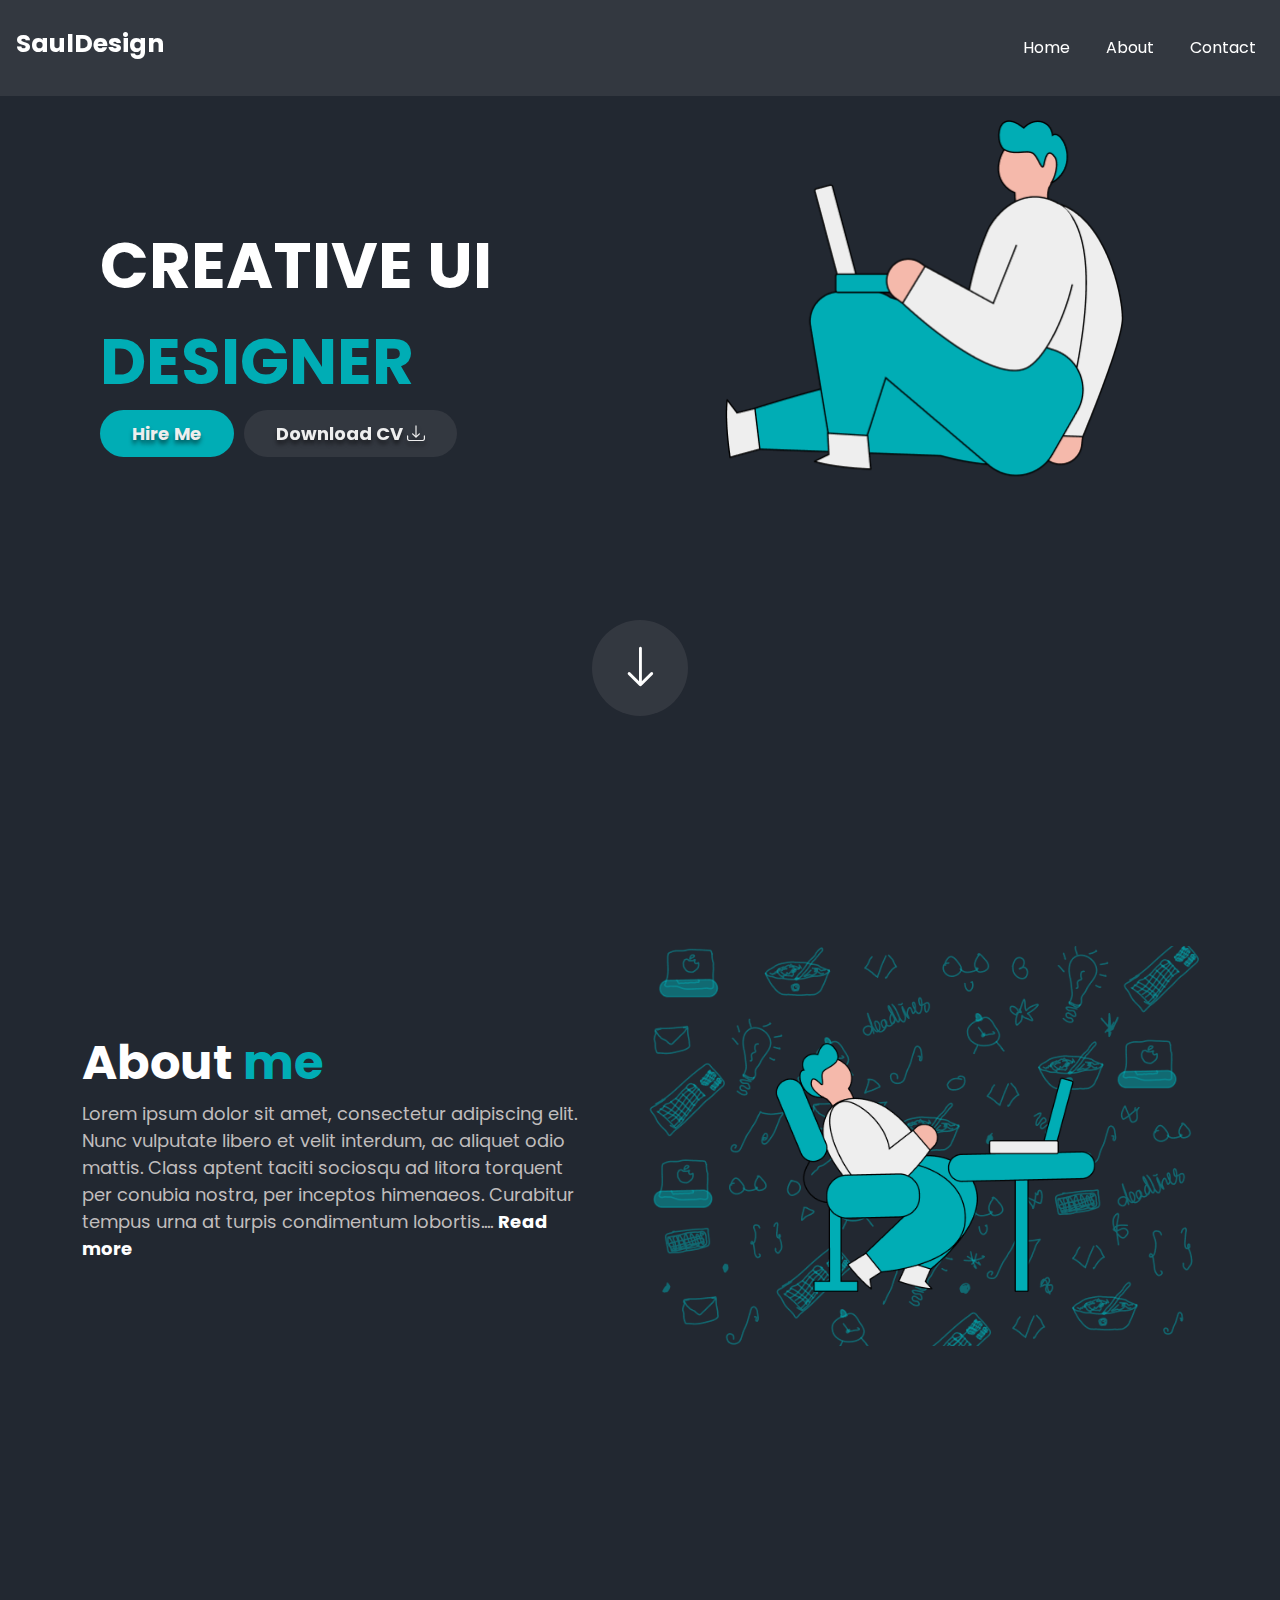
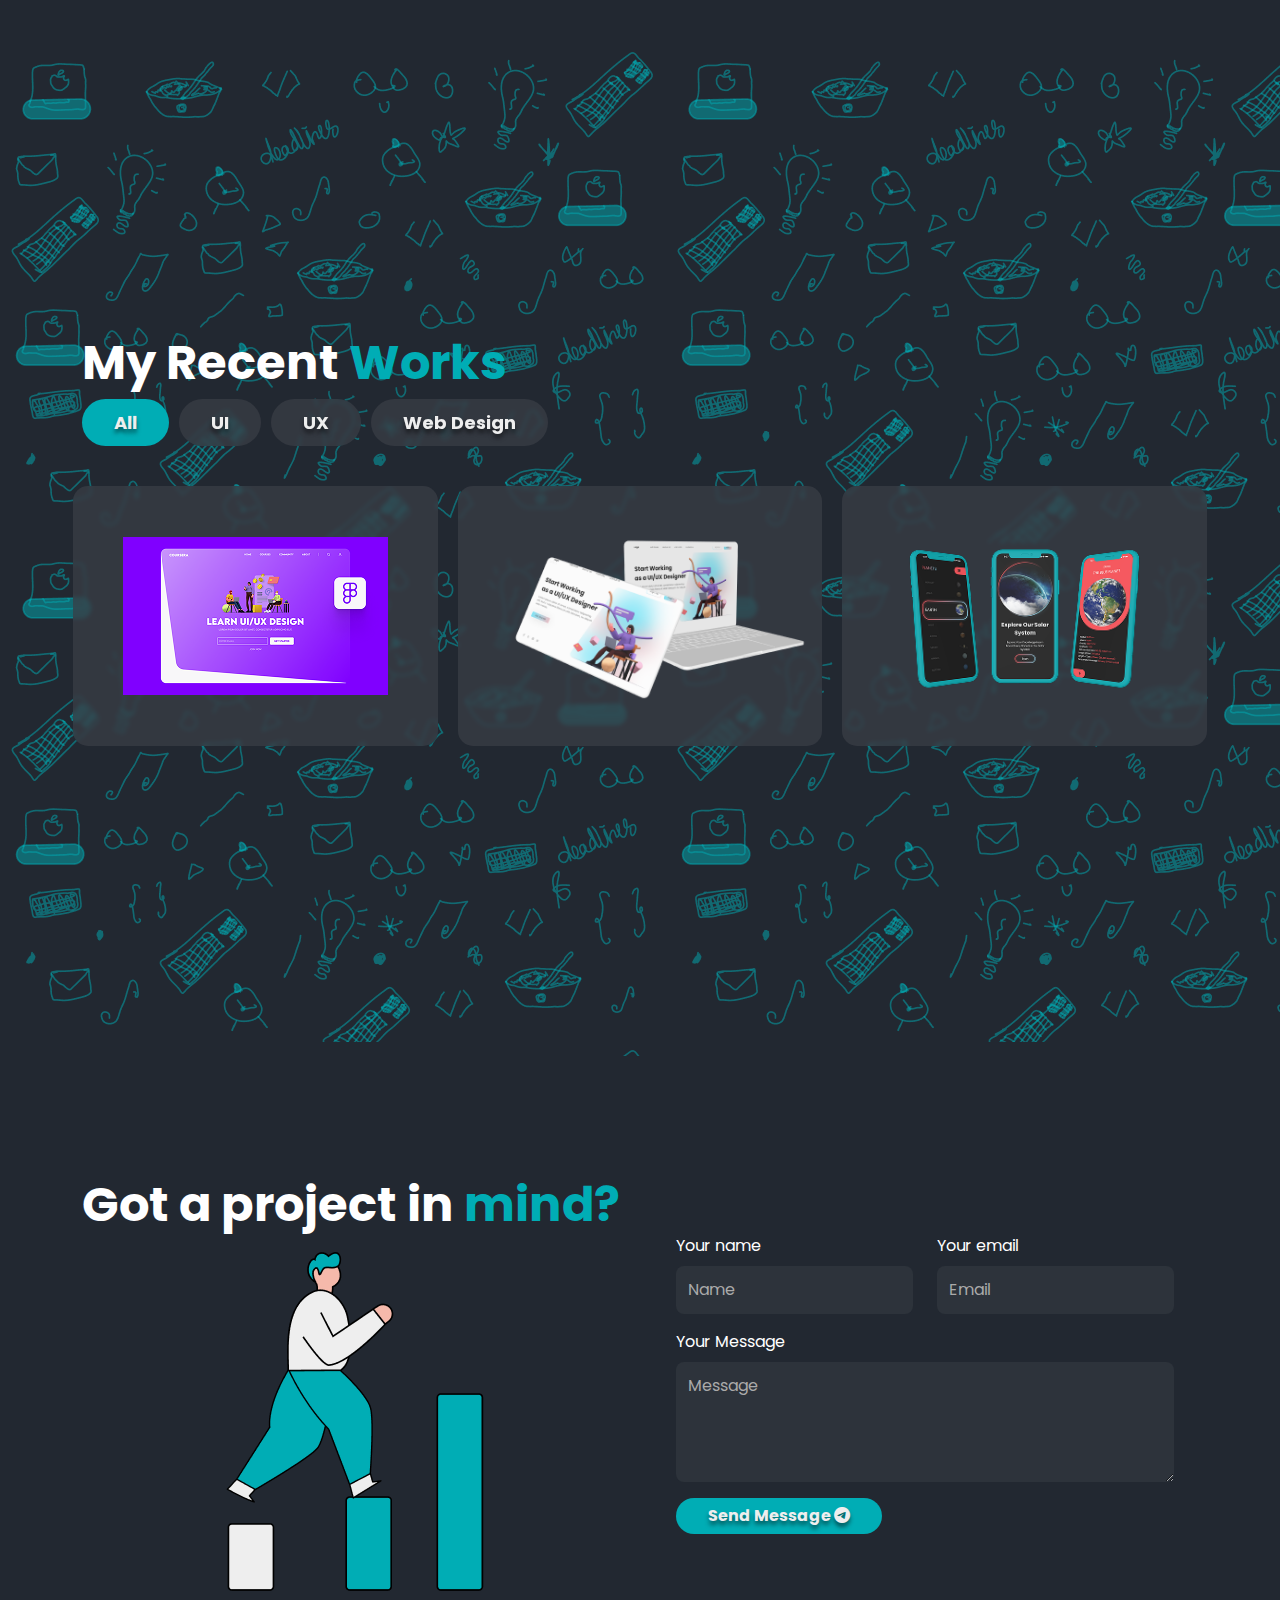
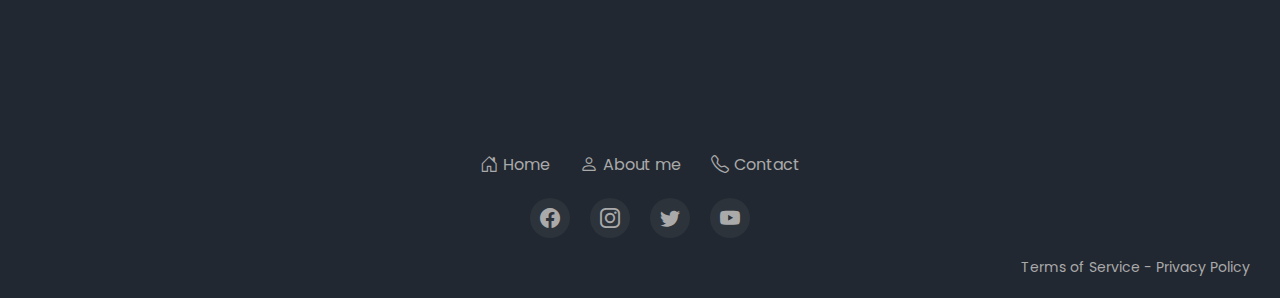
<file: index.html>
<!DOCTYPE html>
<html lang="en">
<head>
    <meta charset="UTF-8">
    <meta name="viewport" content="width=device-width, initial-scale=1.0">
    <title>Webpage</title>
    <link href="https://cdn.jsdelivr.net/npm/bootstrap@5.3.0-alpha3/dist/css/bootstrap.min.css" rel="stylesheet">
    <link rel="stylesheet" href="https://cdn.jsdelivr.net/npm/bootstrap-icons@1.11.3/font/bootstrap-icons.min.css">
    <link rel="stylesheet" href="./home_page.css">
    <link href="https://fonts.googleapis.com/css2?family=Poppins:wght@400;700&display=swap" rel="stylesheet">
</head>
<body>

    <!-- Navigation Bar -->
    <nav class="navbar navbar-expand-lg fixed-top">
        <div class="container-fluid p-3">
            <a class="navbar-brand text-white" href="#"><h3>SaulDesign</h3></a>
            <button class="navbar-toggler" type="button" data-bs-toggle="collapse" data-bs-target="#navbarNav" aria-controls="navbarNav" aria-expanded="false" aria-label="Toggle navigation">
                <span class="navbar-toggler-icon"></span>
            </button>
            <div class="collapse navbar-collapse" id="navbarNav">
                <ul class="navbar-nav ms-auto">
                    <li class="nav-item"><a class="nav-link" href="#">Home</a></li>
                    <li class="nav-item"><a class="nav-link" href="#">About</a></li>
                    <li class="nav-item"><a class="nav-link" href="#">Contact</a></li>
                </ul>
            </div>
        </div>
    </nav>

    <!-- Main Section -->
    <div class="container mt-5">
        <div class="row align-items-center text-center text-md-start">
            <div class="text-content col-12 col-md-6">
                <div class="content">CREATIVE UI <span class="highlight">DESIGNER</span></div>
                <div class="buttons">
                    <button class="btn hire-me">Hire Me</button>
                    <button class="btn cv">Download CV <i class="bi bi-download"></i></button>
                </div>
            </div>
            <div class="main-img col-12 col-md-6">
                <img src="./assets/picture1.png" class="img-fluid">
            </div>
        </div>
    </div>

    <!-- Arrow Section -->
    <div class="arrow-container">
        <div class="arrow-class">
            <i class="bi bi-arrow-down arrow"></i>
        </div>
    </div>


    <!-- About Me -->
    <div class="container mb-5">
        <div class="row align-items-center">
            <div class="col-12 col-md-6">
                <h1>About <span class="highlight">me</span></h1>
                <p>
                    Lorem ipsum dolor sit amet, consectetur adipiscing elit.
                    Nunc vulputate libero et velit interdum, ac aliquet odio mattis.
                    Class aptent taciti sociosqu ad litora torquent per conubia nostra,
                    per inceptos himenaeos. Curabitur tempus urna at turpis condimentum
                    lobortis.... <span class="read-more">Read more</span>
                </p>
            </div>
    
            <!-- Right Side: Image with Background -->
            <div class="col-12 col-md-6 image-container">
                <img src="./assets/Group 62.png" class="main-image">
            </div>
        </div>
    </div>
    

    <!-- Projects Page -->
     <div class="project-page mt-5">
        <div class="container project-section">
            <h1>
                My Recent <span class="highlight">Works</span>
            </h1>
            <div class="buttons">
                <button class="btn hire-me">All</button>
                <button class="btn cv">UI</button>
                <button class="btn cv">UX</button>
                <button class="btn cv">Web Design</button>
            </div>

            <div class="row mt-3 gy-4">
                <div class="col-4 projects">
                    <img src="./assets/project3.png" alt="">
                </div>
                <div class="col-4 projects">
                    <img src="./assets/project1.png" alt="">
                </div>
                <div class="col-4 projects">
                    <img src="./assets/project2.png" alt="">
                </div>
            </div>
        </div>
     </div>


     <!-- Contact Page -->
     <div class="container">
        <div class="row contact-pg align-items-center">
            <div class="col-md-6 text-center text-md-start">
                <h1>Got a project in <span class="highlight">mind?</span></h1>
                <img src="./assets/project_idea.png" class="project-idea-img img-fluid">
            </div>
    
            <div class="col-md-6">
                <div class="contact-form p-4 rounded">
                    <div class="row mb-3">
                        <div class="col-md-6">
                            <label class="form-label">Your name</label>
                            <input type="text" class="form-control" placeholder="Name">
                        </div>
                        <div class="col-md-6">
                            <label class="form-label">Your email</label>
                            <input type="email" class="form-control" placeholder="Email">
                        </div>
                    </div>
                    <div class="mb-3">
                        <label class="form-label">Your Message</label>
                        <textarea class="form-control" rows="4" placeholder="Message"></textarea>
                    </div>
                    <button class="btn button-font">
                        Send Message <i class="bi bi-telegram"></i>
                    </button>
                </div>
            </div>
        </div>
    </div>


    <!-- Footer Page -->
    <footer class="footer">
        <div class="footer-menu">
            <a href="#"><i class="bi bi-house-door"></i> Home</a>
            <a href="#"><i class="bi bi-person"></i> About me</a>
            <a href="#"><i class="bi bi-telephone"></i> Contact</a>
        </div>
    
        <div class="social-icons">
            <a href="#"><i class="bi bi-facebook"></i></a>
            <a href="#"><i class="bi bi-instagram"></i></a>
            <a href="#"><i class="bi bi-twitter"></i></a>
            <a href="#"><i class="bi bi-youtube"></i></a>
        </div>
    
        <div class="footer-terms">
            <a href="#">Terms of Service</a> - <a href="#">Privacy Policy</a>
        </div>
    </footer>
    
    
    
    
    

    <script src="https://cdn.jsdelivr.net/npm/bootstrap@5.3.0-alpha3/dist/js/bootstrap.bundle.min.js"></script>
</body>
</html>
</file>
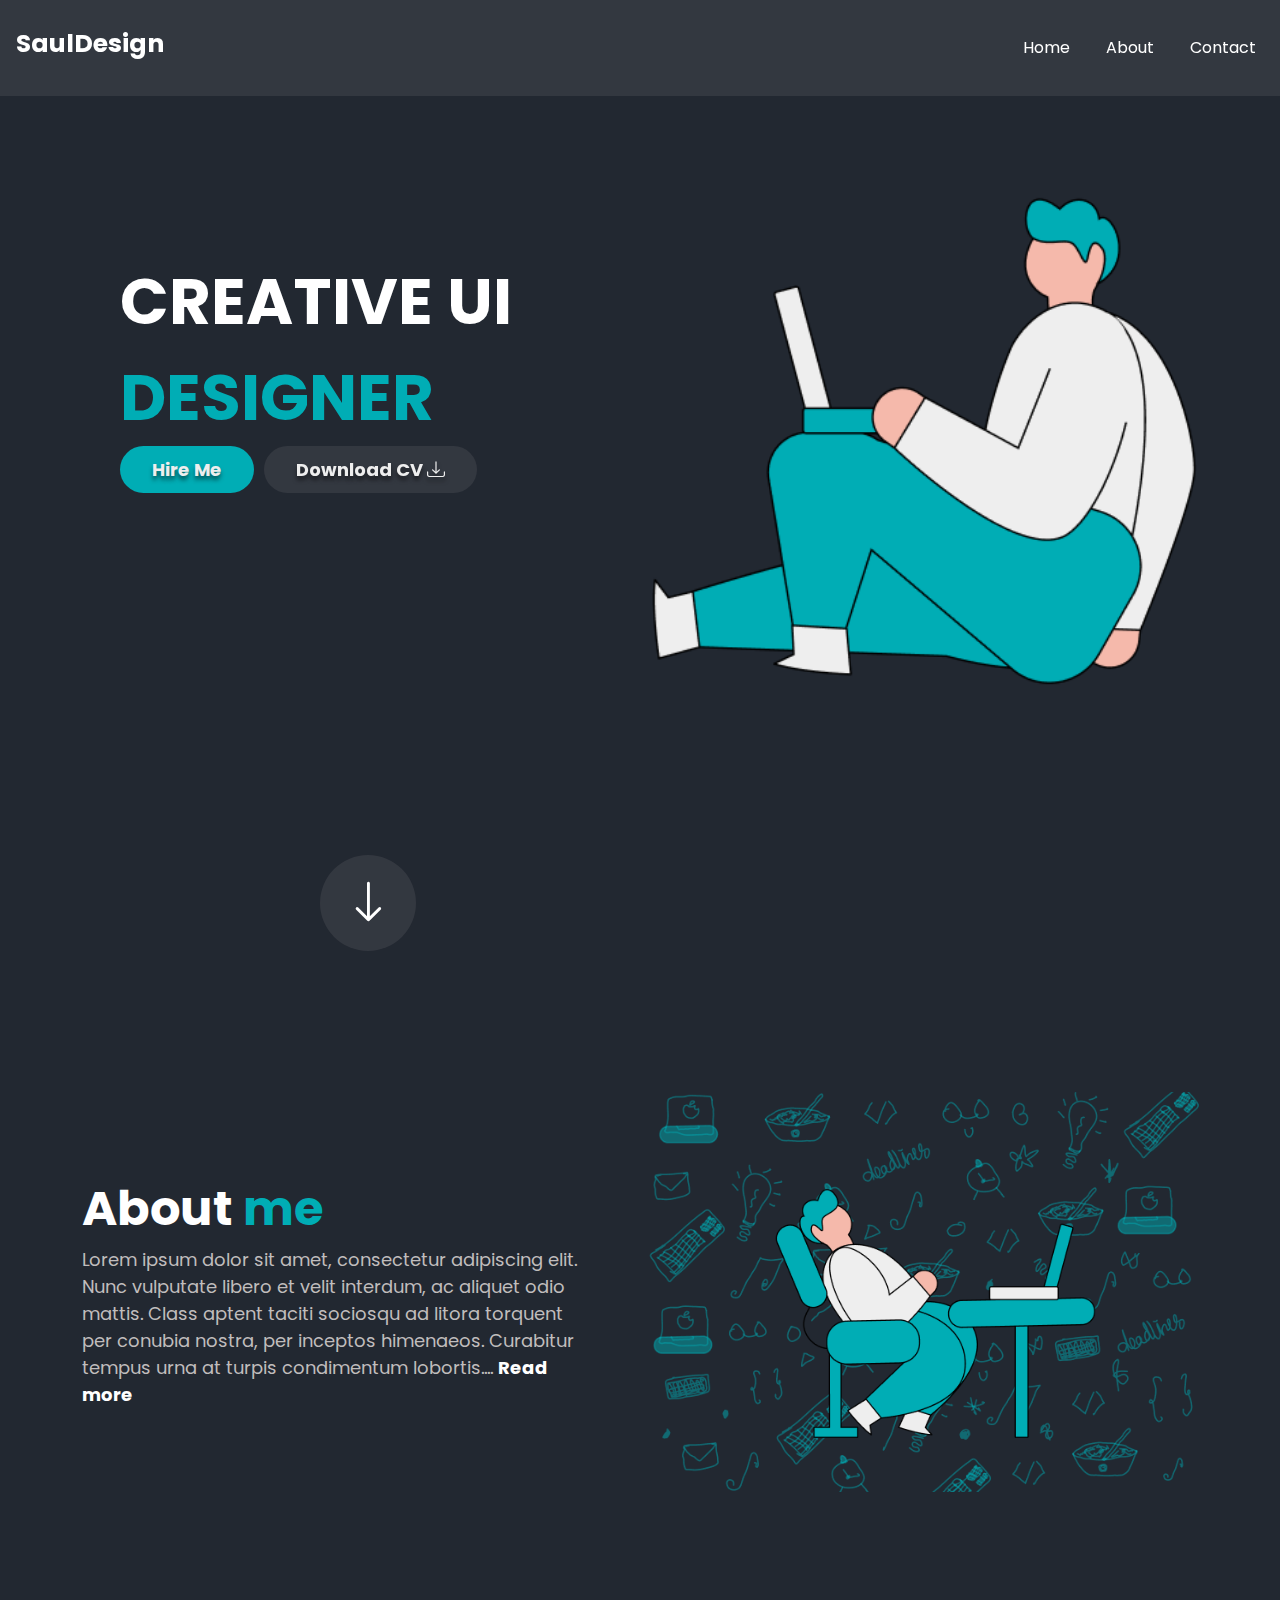
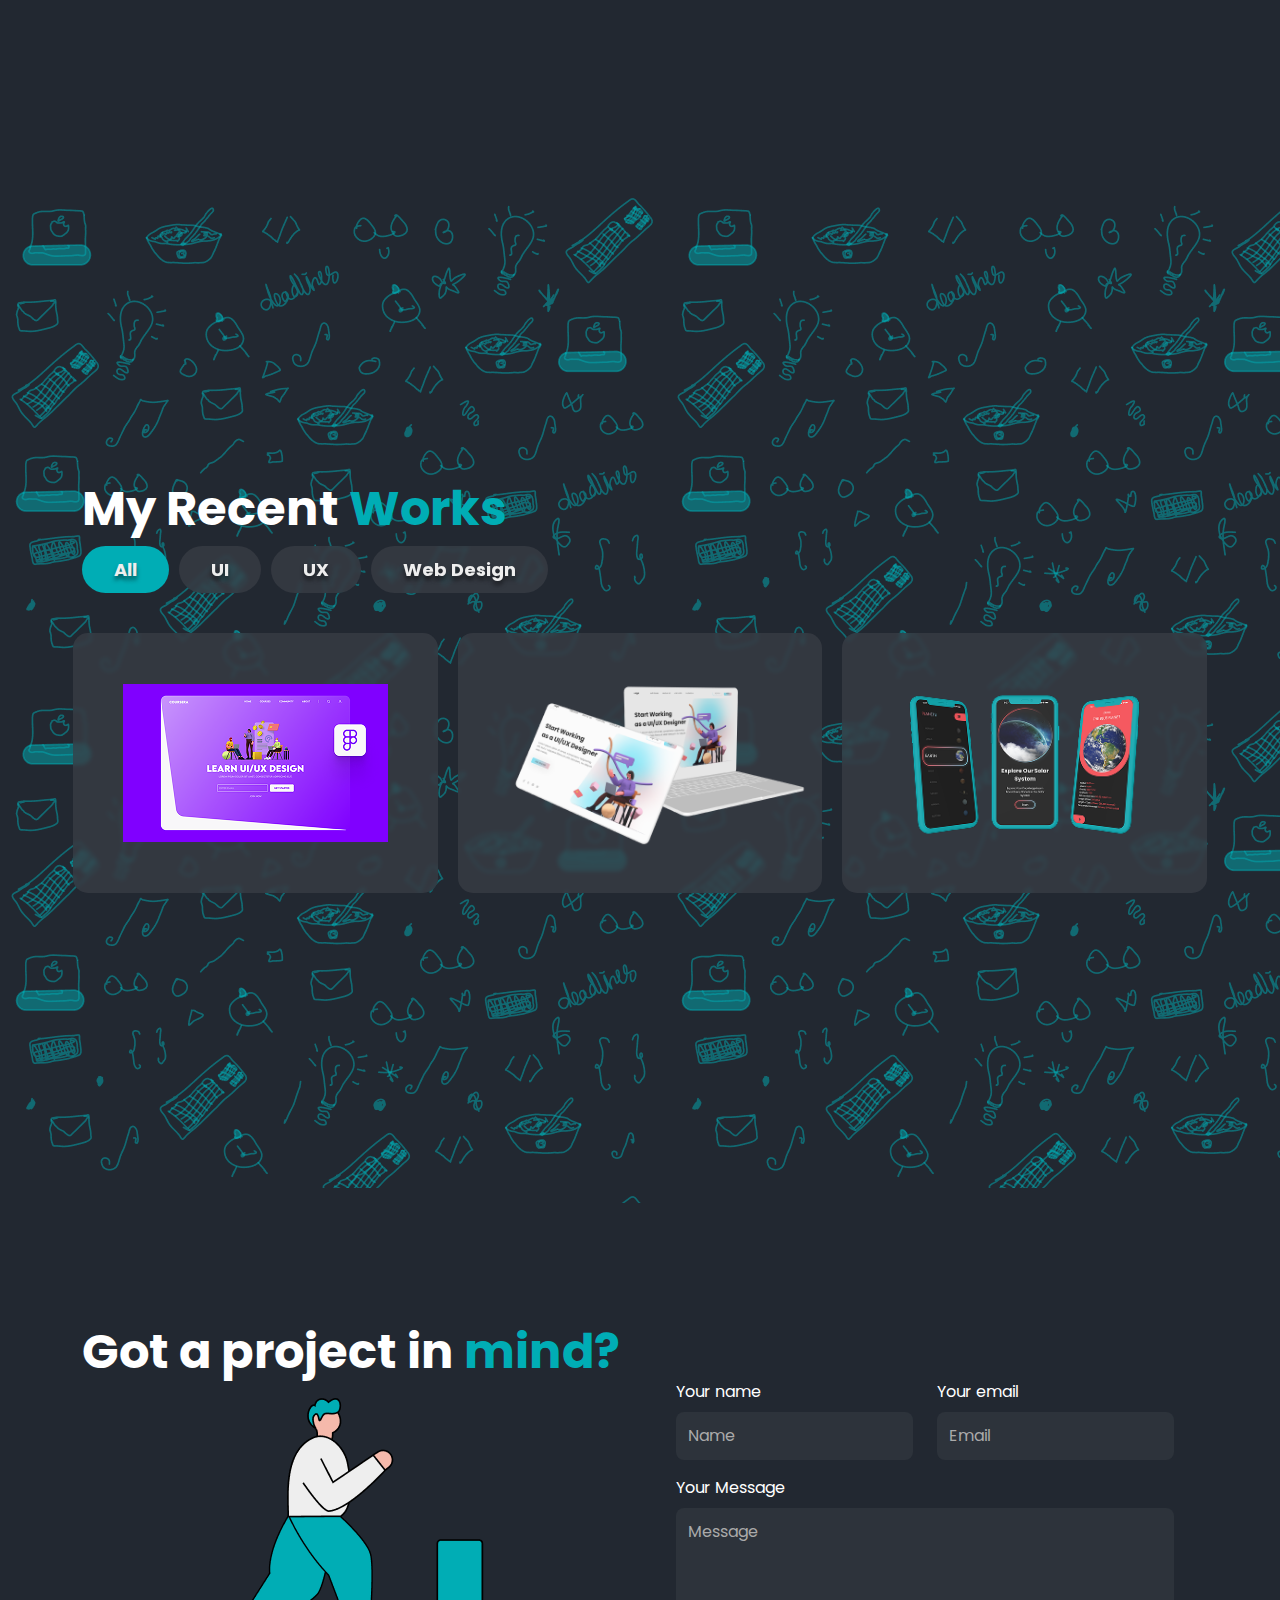
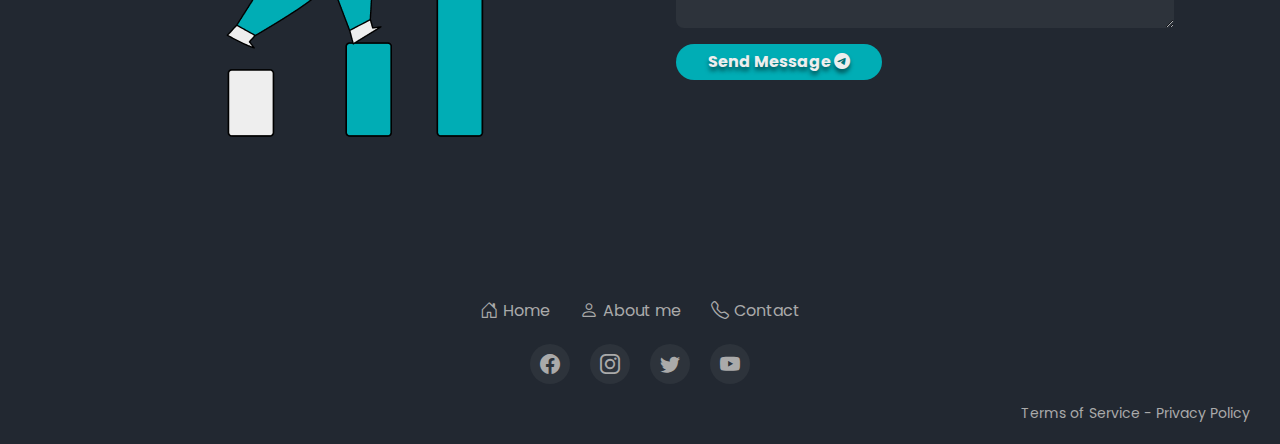
<file: pages/index.html>
<!DOCTYPE html>
<html lang="en">
<head>
    <meta charset="UTF-8">
    <meta name="viewport" content="width=device-width, initial-scale=1.0">
    <title>Professional Webpage</title>
    <link href="https://cdn.jsdelivr.net/npm/bootstrap@5.3.0-alpha3/dist/css/bootstrap.min.css" rel="stylesheet">
    <link rel="stylesheet" href="https://cdn.jsdelivr.net/npm/bootstrap-icons@1.11.3/font/bootstrap-icons.min.css">
    <link rel="stylesheet" href="../styles/home_page.css">
    <link href="https://fonts.googleapis.com/css2?family=Poppins:wght@400;700&display=swap" rel="stylesheet">
</head>
<body>

    <!-- Navigation Bar -->
    <nav class="navbar navbar-expand-lg fixed-top">
        <div class="container-fluid p-3">
            <a class="navbar-brand text-white" href="#"><h3>SaulDesign</h3></a>
            <button class="navbar-toggler" type="button" data-bs-toggle="collapse" data-bs-target="#navbarNav" aria-controls="navbarNav" aria-expanded="false" aria-label="Toggle navigation">
                <span class="navbar-toggler-icon"></span>
            </button>
            <div class="collapse navbar-collapse" id="navbarNav">
                <ul class="navbar-nav ms-auto">
                    <li class="nav-item"><a class="nav-link" href="#">Home</a></li>
                    <li class="nav-item"><a class="nav-link" href="#">About</a></li>
                    <li class="nav-item"><a class="nav-link" href="#">Contact</a></li>
                </ul>
            </div>
        </div>
    </nav>

    <!-- Main Section -->
    <div class="container mt-5">
        <div class="row align-items-center text-center text-md-start">
            <div class="text-content col-12 col-md-6">
                <div class="content">CREATIVE UI <span class="highlight">DESIGNER</span></div>
                <div class="buttons">
                    <button class="btn hire-me">Hire Me</button>
                    <button class="btn cv">Download CV <i class="bi bi-download"></i></button>
                </div>
            </div>
            <div class="main-img col-12 col-md-6">
                <img src="../assets/picture1.png" alt="Profile Image" class="img-fluid">
            </div>
        </div>
    </div>

    <!-- Arrow Section -->
    <div class="arrow-container">
        <div class="arrow-class">
            <i class="bi bi-arrow-down arrow"></i>
        </div>
    </div>


    <!-- About Me -->
    <div class="container mb-5">
        <div class="row align-items-center">
            <div class="col-12 col-md-6">
                <h1>About <span class="highlight">me</span></h1>
                <p>
                    Lorem ipsum dolor sit amet, consectetur adipiscing elit.
                    Nunc vulputate libero et velit interdum, ac aliquet odio mattis.
                    Class aptent taciti sociosqu ad litora torquent per conubia nostra,
                    per inceptos himenaeos. Curabitur tempus urna at turpis condimentum
                    lobortis.... <span class="read-more">Read more</span>
                </p>
            </div>
    
            <!-- Right Side: Image with Background -->
            <div class="col-12 col-md-6 image-container">
                <img src="../assets/Group 62.png" class="main-image">
            </div>
        </div>
    </div>
    

    <!-- Projects Page -->
     <div class="project-page mt-5">
        <div class="container project-section">
            <h1>
                My Recent <span class="highlight">Works</span>
            </h1>
            <div class="buttons">
                <button class="btn hire-me">All</button>
                <button class="btn cv">UI</button>
                <button class="btn cv">UX</button>
                <button class="btn cv">Web Design</button>
            </div>

            <div class="row mt-3 gy-4">
                <div class="col-4 projects">
                    <img src="../assets/project3.png" alt="">
                </div>
                <div class="col-4 projects">
                    <img src="../assets/project1.png" alt="">
                </div>
                <div class="col-4 projects">
                    <img src="../assets/project2.png" alt="">
                </div>
            </div>
        </div>
     </div>


     <!-- Contact Page -->
     <div class="container">
        <div class="row contact-pg align-items-center">
            <div class="col-md-6 text-center text-md-start">
                <h1>Got a project in <span class="highlight">mind?</span></h1>
                <img src="../assets/project_idea.png" class="project-idea-img img-fluid">
            </div>
    
            <div class="col-md-6">
                <div class="contact-form p-4 rounded">
                    <div class="row mb-3">
                        <div class="col-md-6">
                            <label class="form-label">Your name</label>
                            <input type="text" class="form-control" placeholder="Name">
                        </div>
                        <div class="col-md-6">
                            <label class="form-label">Your email</label>
                            <input type="email" class="form-control" placeholder="Email">
                        </div>
                    </div>
                    <div class="mb-3">
                        <label class="form-label">Your Message</label>
                        <textarea class="form-control" rows="4" placeholder="Message"></textarea>
                    </div>
                    <button class="btn button-font">
                        Send Message <i class="bi bi-telegram"></i>
                    </button>
                </div>
            </div>
        </div>
    </div>


    <!-- Footer Page -->
    <footer class="footer">
        <div class="footer-menu">
            <a href="#"><i class="bi bi-house-door"></i> Home</a>
            <a href="#"><i class="bi bi-person"></i> About me</a>
            <a href="#"><i class="bi bi-telephone"></i> Contact</a>
        </div>
    
        <div class="social-icons">
            <a href="#"><i class="bi bi-facebook"></i></a>
            <a href="#"><i class="bi bi-instagram"></i></a>
            <a href="#"><i class="bi bi-twitter"></i></a>
            <a href="#"><i class="bi bi-youtube"></i></a>
        </div>
    
        <div class="footer-terms">
            <a href="#">Terms of Service</a> - <a href="#">Privacy Policy</a>
        </div>
    </footer>
    
    
    
    
    

    <script src="https://cdn.jsdelivr.net/npm/bootstrap@5.3.0-alpha3/dist/js/bootstrap.bundle.min.js"></script>
</body>
</html>
</file>
<file: home_page.css>
body {
    background-color: rgba(34, 40, 49, 1);
    font-family: 'Poppins', sans-serif;
    color: white;
}
h1 {
    font-size: 48px;
    font-weight: bold;
    color: white;
}
h3{
    font-size: 25px;
    font-weight: bold;
    color: white;
}

/* Navbar */
.navbar {
    background: rgba(57, 62, 70, 0.75);
}
.navbar-nav {
    display: flex;
    gap: 20px;
}
.navbar-nav .nav-link {
    color: white !important;
    
}
.navbar-toggler {
    border-color: white !important;
}

.navbar-toggler-icon {
    filter: invert(1); 
}

/* Main Section */
.text-content {
    padding: 30px;
    margin-top: 5%;
}
.content {
    font-size: clamp(32px, 5vw, 70px);
    font-weight: 700;
}
.buttons {
    display: flex;
    flex-wrap: wrap;
    justify-content: center;
    gap: 10px;
}
.hire-me, .cv {
    padding: 10px 32px;
    border-radius: 30px;
    font-size: 18px;
    font-weight: 700;
    color: #EEEEEE;
    text-shadow: 0px 4px 4px rgba(0, 0, 0, 0.5);
    border: none;
}
.hire-me {
    background: #00ADB5;
}
.cv {
    background: rgba(57, 62, 70, 0.75);
    backdrop-filter: blur(2px);
}
.hire-me:hover {
    background: #008A92;
}
.cv:hover {
    background: rgba(57, 62, 70, 1);
}

/* Image Section */
.main-img {
    display: flex;
    justify-content: center;
    align-items: center;
    margin-top: 50px;
}
.main-img img {
    width: 100%;
    max-width: 400px;
    display: block;
    margin: auto;
}

/* Arrow */
.arrow-container {
    display: flex;
    justify-content: center;
    align-items: center;
    margin-top: 50px;
}

.arrow-class {
    width: 96px;
    height: 96px;
    background: rgba(57, 62, 70, 0.75);
    backdrop-filter: blur(4px);
    border-radius: 50%;
    display: flex;
    justify-content: center;
    align-items: center;
}

.arrow {
    font-size: 45px;
    color: white;
}

/* Responsive Adjustments */
@media (max-width: 1024px) {
    .arrow-class {
        width: 80px;
        height: 80px;
    }

    .arrow {
        font-size: 38px;
    }
}

@media (max-width: 768px) {
    .arrow-class {
        width: 70px;
        height: 70px;
    }

    .arrow {
        font-size: 32px;
    }
}

@media (max-width: 576px) {
    .arrow-container {
        margin-top: 30px;
    }

    .arrow-class {
        width: 60px;
        height: 60px;
    }

    .arrow {
        font-size: 28px;
    }
}


/* About Me Section */
.highlight {
    color: #00ADB5; 
}
.read-more{
    color: white;
    font-weight: bold;
}

p {
    font-size: 18px;
    color: #c0bdbd;
    max-width: 500px;
}
.image-container {
    position: relative;
    display: flex;
    justify-content: center;
    align-items: center;
    background-image: url('./assets/doodle_items.png'); 
    background-size: cover;
    background-position: center;
    background-repeat: no-repeat;
    min-height: 400px;

    margin-top: 230px; 
    margin-bottom: 250px;
}

.main-image {
    position: absolute;
    max-width: 60%;
}
@media (max-width: 1024px) {
    h1 {
        font-size: 38px;
    }

    p {
        font-size: 16px;
    }

    .image-container {
        min-height: 300px;
    }
}
@media (max-width: 768px) {
    .image-container {
        min-height: 250px;
    }

    .main-image {
        max-width: 60%;
    }
}



/* Project Page */
.project-page {
    background-image: url('./assets/doodle_items.png'); 
    background-size: auto; 
    background-repeat: repeat;
    background-position: top left; 
    padding: 60px 0;
}
.buttons {
    display: flex;
    flex-wrap: wrap;
    gap: 10px;
    justify-content: flex-start; 
}
.project-section {
    margin-top: 230px; 
    margin-bottom: 250px;  
}

.project-section .row {
    display: flex;
    justify-content: center; 
    flex-wrap: wrap;
    gap: 20px; 
}
.projects {
    flex: 1;
    min-width: 280px; 
    max-width: 32%; 
    background: rgba(57, 62, 70, 0.75);
    backdrop-filter: blur(2px);
    height: 260px; 
    border-radius: 15px;
    display: flex;
    justify-content: center;
    align-items: center;
    overflow: hidden; 
}
.projects img {
    max-width: 100%; 
    max-height: 100%; 
    object-fit: contain; 
}
@media (max-width: 992px) { 
    .projects {
        max-width: 30%;
        height: 240px; 
    }
}
@media (max-width: 768px) { 
    .projects {
        max-width: 45%;
        height: 220px;
    }
}
@media (max-width: 576px) {
    .projects {
        max-width: 100%; 
        height: 200px;
    }
}


/* Contact Section */
.contact-pg {
    margin-top: 120px;
    margin-bottom: 120px;
    display: flex;
    align-items: center;
}
.project-idea-img {
    display: block;
    max-width: 60%;
    margin-left: auto;
    margin-right: auto;
}
.contact-form {
    max-width: 550px;    
}
.form-control {
    background-color: #2d333b;
    border: none;
    color: white;
    padding: 12px;
    border-radius: 8px;
}

.form-control::placeholder {
    color: #aaaaaa;
}

.form-control:focus {
    background-color: #2d333b;
    color: white;
    border-color: #1f6feb;
    box-shadow: none;
}
.button-font{
    padding: 6px 32px;
    border-radius: 30px;
    font-size: 16px;
    font-weight: 700;
    color: #EEEEEE;
    text-shadow: 0px 4px 4px rgba(0, 0, 0, 0.5);
    border: none;
    background: #00ADB5;
}
.button-font:hover {
    background: #008A92;
}
@media (max-width: 768px) {
    .contact-pg {
        flex-direction: column;
        text-align: center;
    }

    .project-idea-img {
        max-width: 60%;
        margin-left: auto;
        margin-right: auto; 
        margin-bottom: 20px;
    }

    .contact-form {
        max-width: 100%;
    }
}


/* Footer Section */
.footer {
    color: #aaa;
    text-align: center;
    padding: 40px 0;
    font-family: 'Poppins', sans-serif;
    position: relative;
}
.footer-menu {
    display: flex;
    justify-content: center;
    gap: 30px;
    margin-bottom: 20px;
}

.footer-menu a {
    color: #aaa;
    text-decoration: none;
    font-size: 16px;
    display: flex;
    align-items: center;
    gap: 5px;
    transition: color 0.3s;
}
.footer-menu a:hover {
    color: #00ADB5;
}
.footer-menu a i {
    font-size: 18px;
}
.social-icons {
    display: flex;
    justify-content: center;
    gap: 20px;
    margin-bottom: 20px;
}

.social-icons a {
    display: flex;
    align-items: center;
    justify-content: center;
    width: 40px;
    height: 40px;
    border-radius: 50%;
    background: #2d333b;
    color: #aaa;
    text-decoration: none;
    font-size: 20px;
    transition: 0.3s;
}

.social-icons a:hover {
    background: #00ADB5;
    color: white;
}
.footer-terms {
    position: absolute;
    right: 30px;
    bottom: 20px;
    font-size: 14px;
}

.footer-terms a {
    color: #aaa;
    text-decoration: none;
    transition: color 0.3s;
}

.footer-terms a:hover {
    color: #00ADB5;
}
@media (max-width: 768px) {
    .footer-menu {
        flex-direction: column;
        gap: 10px;
        align-items: center; 
        display: flex;
        text-align: center;
    }

    .social-icons {
        gap: 15px;
    }

    .footer-terms {
        position: relative;
        text-align: center;
        right: 0;
        bottom: 0;
        margin-top: 20px;
    }
}
</file>
<file: styles/home_page.css>
body {
    background-color: rgba(34, 40, 49, 1);
    font-family: 'Poppins', sans-serif;
    color: white;
}
h1 {
    font-size: 48px;
    font-weight: bold;
    color: white;
}
h3{
    font-size: 25px;
    font-weight: bold;
    color: white;
}

/* Navbar */
.navbar {
    background: rgba(57, 62, 70, 0.75);
}
.navbar-nav {
    display: flex;
    gap: 20px;
}
.navbar-nav .nav-link {
    color: white !important;
    
}
.navbar-toggler {
    border-color: white !important;
}

.navbar-toggler-icon {
    filter: invert(1); 
}

/* Main Section */
.text-content {
    padding: 30px;
    margin-top: 5%;
}
.content {
    font-size: clamp(32px, 5vw, 70px);
    font-weight: 700;
}
.buttons {
    display: flex;
    flex-wrap: wrap;
    justify-content: center;
    gap: 10px;
}
.hire-me, .cv {
    padding: 10px 32px;
    border-radius: 30px;
    font-size: 18px;
    font-weight: 700;
    color: #EEEEEE;
    text-shadow: 0px 4px 4px rgba(0, 0, 0, 0.5);
    border: none;
}
.hire-me {
    background: #00ADB5;
}
.cv {
    background: rgba(57, 62, 70, 0.75);
    backdrop-filter: blur(2px);
}
.hire-me:hover {
    background: #008A92;
}
.cv:hover {
    background: rgba(57, 62, 70, 1);
}

/* Image Section */
.main-img {
    display: flex;
    justify-content: center;
    align-items: center;
    margin-top: 50px; /* Lower the image */
}
.main-img img {
    width: 100%;
    max-width: 400px;
    display: block;
    margin: auto;
}

/* Arrow */
.arrow-container {
    text-align: center;
    margin-top: 50px;
}
.arrow-class {
    position: absolute;
    top: 95%;
    left: 25%;
    width: 96px;
    height: 96px;
    background: rgba(57, 62, 70, 0.75);
    backdrop-filter: blur(4px);
    border-radius: 50%;

    display: flex;
    justify-content: center;
    align-items: center;
}
.arrow {
    font-size: 45px;
    color: white;
}
@media (min-width: 768px) { 
    .text-content {
        text-align: left;
        padding: 50px;
        margin-top: 2%;
    }
    .buttons {
        justify-content: flex-start;
    }
    .main-img {
        margin-top: 80px; 
    }
    .main-img img {
        max-width: 500px;
    }
}
@media (min-width: 1024px) { 
    .text-content {
        margin-top: -10%; 
    }
    .main-img {
        margin-top: 120px; 
    }
    .main-img img {
        max-width: 600px;
    }
}

/* About Me Section */
.highlight {
    color: #00ADB5; 
}
.read-more{
    color: white;
    font-weight: bold;
}

p {
    font-size: 18px;
    color: #c0bdbd;
    max-width: 500px;
}
.image-container {
    position: relative;
    display: flex;
    justify-content: center;
    align-items: center;
    background-image: url('../assets/doodle_items.png'); 
    background-size: cover;
    background-position: center;
    background-repeat: no-repeat;
    min-height: 400px;

    margin-top: 230px; 
    margin-bottom: 250px;
}

.main-image {
    position: absolute;
    max-width: 60%;
}
@media (max-width: 1024px) {
    h1 {
        font-size: 38px;
    }

    p {
        font-size: 16px;
    }

    .image-container {
        min-height: 300px;
    }
}
@media (max-width: 768px) {
    .image-container {
        min-height: 250px;
    }

    .main-image {
        max-width: 60%;
    }
}



/* Project Page */
.project-page {
    background-image: url('../assets/doodle_items.png'); 
    background-size: auto; 
    background-repeat: repeat;
    background-position: top left; 
    padding: 60px 0;
}
.project-section {
    margin-top: 230px; 
    margin-bottom: 250px;  
}

.project-section .row {
    display: flex;
    justify-content: center; 
    flex-wrap: wrap;
    gap: 20px; 
}
.projects {
    flex: 1;
    min-width: 280px; 
    max-width: 32%; 
    background: rgba(57, 62, 70, 0.75);
    backdrop-filter: blur(2px);
    height: 260px; 
    border-radius: 15px;
    display: flex;
    justify-content: center;
    align-items: center;
    overflow: hidden; 
}
.projects img {
    max-width: 100%; 
    max-height: 100%; 
    object-fit: contain; 
}
@media (max-width: 992px) { 
    .projects {
        max-width: 30%;
        height: 240px; 
    }
}
@media (max-width: 768px) { 
    .projects {
        max-width: 45%;
        height: 220px;
    }
}
@media (max-width: 576px) {
    .projects {
        max-width: 100%; 
        height: 200px;
    }
}


/* Contact Section */
.contact-pg {
    margin-top: 120px;
    margin-bottom: 120px;
    display: flex;
    align-items: center;
}
.project-idea-img {
    display: block;
    max-width: 60%;
    margin-left: auto;
    margin-right: auto;
}
.contact-form {
    max-width: 550px;    
}
.form-control {
    background-color: #2d333b;
    border: none;
    color: white;
    padding: 12px;
    border-radius: 8px;
}

.form-control::placeholder {
    color: #aaaaaa;
}

.form-control:focus {
    background-color: #2d333b;
    color: white;
    border-color: #1f6feb;
    box-shadow: none;
}
.button-font{
    padding: 6px 32px;
    border-radius: 30px;
    font-size: 16px;
    font-weight: 700;
    color: #EEEEEE;
    text-shadow: 0px 4px 4px rgba(0, 0, 0, 0.5);
    border: none;
    background: #00ADB5;
}
.button-font:hover {
    background: #008A92;
}
@media (max-width: 768px) {
    .contact-pg {
        flex-direction: column;
        text-align: center;
    }

    .project-idea-img {
        max-width: 60%;
        margin-left: auto;
        margin-right: auto; 
        margin-bottom: 20px;
    }

    .contact-form {
        max-width: 100%;
    }
}


/* Footer Section */
.footer {
    color: #aaa;
    text-align: center;
    padding: 40px 0;
    font-family: 'Poppins', sans-serif;
    position: relative;
}
.footer-menu {
    display: flex;
    justify-content: center;
    gap: 30px;
    margin-bottom: 20px;
}

.footer-menu a {
    color: #aaa;
    text-decoration: none;
    font-size: 16px;
    display: flex;
    align-items: center;
    gap: 5px;
    transition: color 0.3s;
}

.footer-menu a:hover {
    color: #00ADB5;
}

.footer-menu a i {
    font-size: 18px;
}
.social-icons {
    display: flex;
    justify-content: center;
    gap: 20px;
    margin-bottom: 20px;
}

.social-icons a {
    display: flex;
    align-items: center;
    justify-content: center;
    width: 40px;
    height: 40px;
    border-radius: 50%;
    background: #2d333b;
    color: #aaa;
    text-decoration: none;
    font-size: 20px;
    transition: 0.3s;
}

.social-icons a:hover {
    background: #00ADB5;
    color: white;
}
.footer-terms {
    position: absolute;
    right: 30px;
    bottom: 20px;
    font-size: 14px;
}

.footer-terms a {
    color: #aaa;
    text-decoration: none;
    transition: color 0.3s;
}

.footer-terms a:hover {
    color: #00ADB5;
}
@media (max-width: 768px) {
    .footer-menu {
        flex-direction: column;
        gap: 10px;
        align-items: center; 
        display: flex;
        text-align: center;
    }

    .social-icons {
        gap: 15px;
    }

    .footer-terms {
        position: relative;
        text-align: center;
        right: 0;
        bottom: 0;
        margin-top: 20px;
    }
}
</file>
